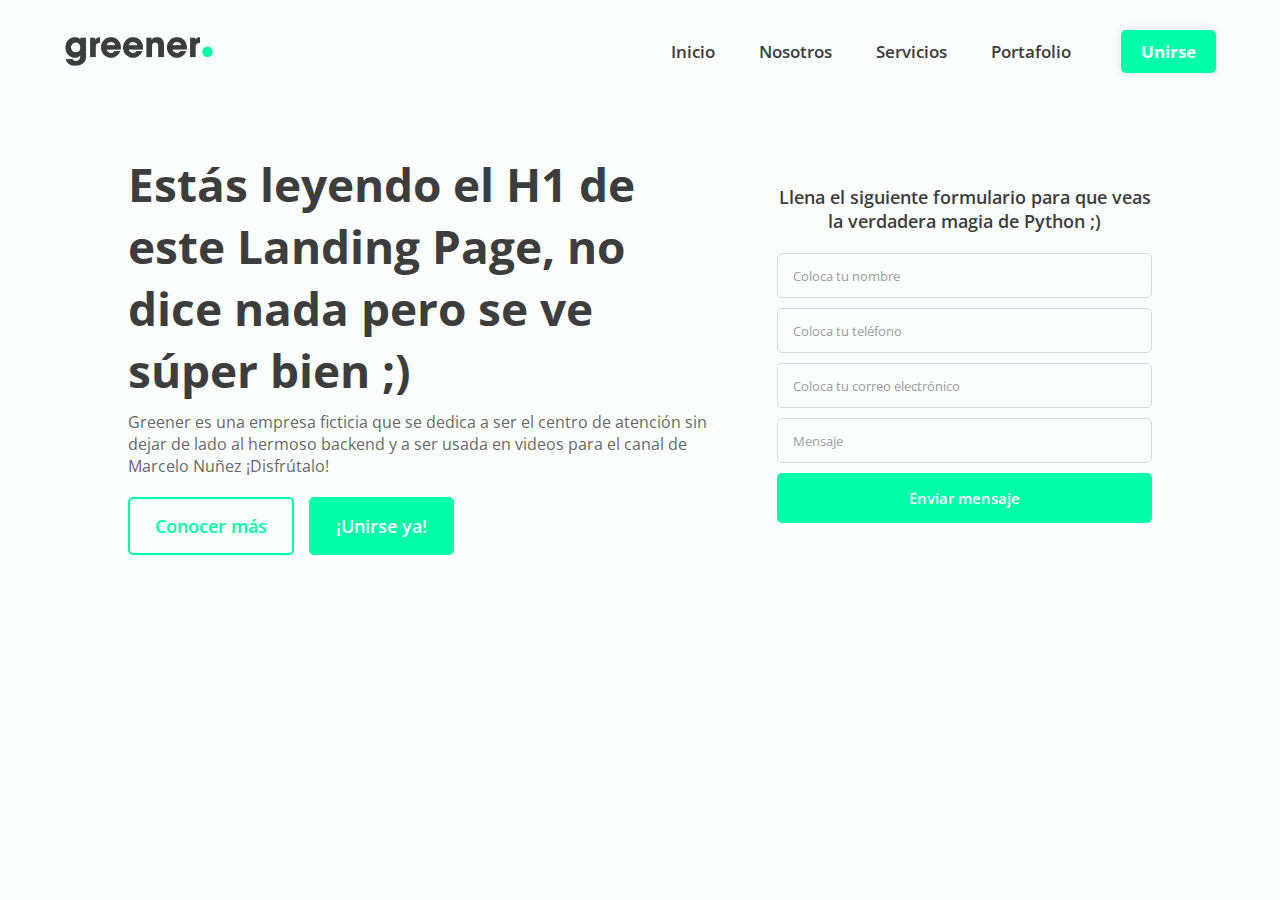
<file: templates/index.html>
<!DOCTYPE html>
<html lang="es">
<head>
    <meta name="theme-color" content="#3d3d3d">
    <meta charset="UTF-8">
    <meta name="viewport" content="initial-scale=1,maximum-scale=1,user-scalable=no,width=device-width">
    <title>Greener | Otro Genial Sitio Web del Montón</title>

    <!-- Google Fonts -->
    <link href="https://fonts.googleapis.com/css2?family=Open+Sans:ital,wght@0,400;0,600;0,700;0,800;1,300&display=swap" rel="stylesheet">

    <!-- CSS Links | PC -->
    <link rel="stylesheet" href="../css/pc/pc_greener.css">

    <!-- CSS Links | Mobile -->
    <link rel="stylesheet" href="../css/responsive/responsive_greener.css">

    <!-- Favicon -->
    <link rel="shortcut icon" href="../img/favicon.png" type="image/x-icon">

</head>
<body>

    <header class="header">

        <div class="content-header">

            <div class="logo-greener"></div>

            <div class="navegation-menu-header">

                <div class="buttons-menu-header">

                    <a class="button-home-menu" href="">
                        Inicio
                    </a>

                    <a class="button-us-menu" href="">
                        Nosotros
                    </a>

                    <a class="button-services-menu" href="">
                        Servicios
                    </a>

                    <a class="button-briefcase-menu" href="">
                        Portafolio
                    </a>                    

                </div>
                
                <a class="button-join-us" href="">
                    Unirse
                </a>

            </div>

        </div>

    </header>

    <section class="section-1">

        <div class="content-section-1">

            <div class="box-text-section-1">

                <h1 class="title-text-section-1">Estás leyendo el H1 de este Landing Page, no dice nada pero se ve súper bien ;)</h1>

                <p class="subtitle-text-section-1">Greener es una empresa ficticia que se dedica a ser el centro de atención sin dejar de lado al hermoso backend y a ser usada en videos para el canal de Marcelo Nuñez ¡Disfrútalo!</p>

                <div class="buttons-text-section-1">

                    <a class="button-know-more-section-1" href="">
                        Conocer más
                    </a>

                    <a class="button-join-now" href="">
                        ¡Unirse ya!
                    </a>

                </div>

            </div>

            <div class="box-form-section-1">

                <p class="title-form-section-1">Llena el siguiente formulario para que veas la verdadera magia de Python ;)</p>

                <form class="form-section-1">

                    <input class="input-name-form" type="text" placeholder="Coloca tu nombre">

                    <input class="input-phone-form" type="tel" placeholder="Coloca tu teléfono">

                    <input class="input-email-form" type="email" placeholder="Coloca tu correo electrónico">

                    <input class="input-message-form" type="text" placeholder="Mensaje">

                    <button class="button-form" type="submit">
                        Enviar mensaje
                    </button>

                </form>
            </div>

        </div>

    </section>
    
</body>
</html>
</file>
<file: css/pc/pc_greener.css>
*{
    margin: 0;
    padding: 0;
    list-style: none;
    text-decoration: none;
    box-sizing: border-box;
    font-family: 'Open Sans', sans-serif;
}

*::selection{
    background: #00ffa8;
    color: #ffffff;
}   

body{
    background: #fafefc;
}   

.header{
    display: flex;
    align-items: center;
    justify-content: center;
    width: 100%;
    padding: 30px 0px;
    background: transparent;
}

.content-header{
    display: flex;
    flex-direction: row;
    align-items: center;
    justify-content: space-between;
    width: 90%;
    background: transparent;
}

.logo-greener{
    display: flex;
    width: 150px;
    height: 28.5px;
    background-image: url(../../img/logo_greener.png);
    background-size: cover;
    background-position: center;
}

.navegation-menu-header{
    display: flex;
    align-items: center;
    flex-direction: row;
}

.buttons-menu-header{
    display: flex;
    align-items: center;
    justify-content: space-between;
    flex-direction: row;
    width: 400px;
    margin: 0px 50px 0px 0px;
}

.button-home-menu{
    display: flex;
    color: #3d3d3d;
    font-size: 17px;
    font-weight: 600;
}

.button-us-menu{
    display: flex;
    color: #3d3d3d;
    font-size: 17px;
    font-weight: 600;
}

.button-services-menu{
    display: flex;
    color: #3d3d3d;
    font-size: 17px;
    font-weight: 600;
}

.button-briefcase-menu{
    display: flex;
    color: #3d3d3d;
    font-size: 17px;
    font-weight: 600;
}

.button-join-us{
    display: flex;
    align-items: center;
    justify-content: center;
    padding: 10px 20px;
    color: #ffffff;
    font-size: 17px;
    font-weight: 700;
    background: #00ffa8;
    border-radius: 5px;
    box-shadow: 0px 0px 10px rgba(0, 0, 0, 0.10);
}

/* --- */

.section-1{
    display: flex;
    align-items: center;
    justify-content: center;
    width: 100%;
    padding: 50px 0px;
    background: transparent;
}

.content-section-1{
    display: flex;
    flex-direction: row;
    align-items: center;
    justify-content: space-between;
    width: 80%;
}

.box-text-section-1{
    display: flex;
    flex-direction: column;
    width: 600px;
}

.title-text-section-1{
    display: flex;
    font-size: 46px;
    font-weight: 700;
    color: #3d3d3d;
}

.subtitle-text-section-1{
    display: flex;
    color: #3d3d3dce;
    margin: 10px 0px 0px 0px;
}

.buttons-text-section-1{
    display: flex;
    flex-direction: row;
    align-items: center;
    margin: 20px 0px 0px 0px;
}

.button-know-more-section-1{
    display: flex;
    align-items: center;
    justify-content: center;
    padding: 15px 25px;
    color: #00ffa8;
    font-size: 18px;
    font-weight: 600;
    border: 2px solid #00ffa8;
    border-radius: 5px;
    margin: 0px 15px 0px 0px;
}

.button-know-more-section-1:hover{
    background: #00ffa8;
    color: #ffffff;
    transition: 500ms;
    transition-duration: 500ms;
}

.button-join-now{
    display: flex;
    align-items: center;
    justify-content: center;
    padding: 15px 25px;
    color: #ffffff;
    font-size: 18px;
    font-weight: 600;
    border: 2px solid #00ffa8;
    border-radius: 5px;
    margin: 0px 15px 0px 0px;
    background: #00ffa8;
}

/* --- */

.box-form-section-1{
    display: flex;
    flex-direction: column;
    width: 375px;
    margin: 0;
}

.title-form-section-1{
    display: flex;
    font-size: 18px;
    color: #3d3d3d;
    font-weight: 600;
    text-align: center;
}

.form-section-1{
    display: flex;
    flex-direction: column;
    width: 100%;
    margin: 20px 0px 0px 0px;
}

.input-name-form{
    display: flex;
    width: 100%;
    height: 45px;
    padding: 0px 15px;
    background: transparent;
    border: 1px solid #d9d9d9;
    color: #9c9c9c;
    border-radius: 5px;
    outline-color: #00ffa8;
}

.input-name-form::placeholder{
    color: #9c9c9c;
}

.input-phone-form{
    display: flex;
    width: 100%;
    height: 45px;
    padding: 0px 15px;
    background: transparent;
    border: 1px solid #d9d9d9;
    color: #9c9c9c;
    border-radius: 5px;
    margin: 10px 0px 0px 0px;
    outline-color: #00ffa8;
}

.input-phone-form::placeholder{
    color: #9c9c9c;
}

.input-email-form{
    display: flex;
    width: 100%;
    height: 45px;
    padding: 0px 15px;
    background: transparent;
    border: 1px solid #d9d9d9;
    color: #9c9c9c;
    border-radius: 5px;
    margin: 10px 0px 0px 0px;
    outline-color: #00ffa8;
}

.input-email-form::placeholder{
    color: #9c9c9c;
}

.input-message-form{
    display: flex;
    width: 100%;
    height: 45px;
    padding: 10px 15px;
    background: transparent;
    border: 1px solid #d9d9d9;
    color: #9c9c9c;
    border-radius: 5px;
    margin: 10px 0px 0px 0px;
    outline-color: #00ffa8;
}

.input-message-form::placeholder{
    color: #9c9c9c;
}

.button-form{
    display: flex;
    align-items: center;
    justify-content: center;
    width: 100%;
    height: 50px;
    padding: 0px 15px;
    background: #00ffa8;
    border: none;
    color: #ffffff;
    font-size: 15px;
    font-weight: 600;
    border-radius: 5px;
    margin: 10px 0px 0px 0px;
    cursor: pointer;
}

.button-form:hover{
    background: #00ec9e;
    transition: 500ms;
    transition-duration: 500ms;
}
</file>
<file: css/responsive/responsive_greener.css>
@media screen and (max-width: 425px){
    *{
        margin: 0;
        padding: 0;
        list-style: none;
        text-decoration: none;
        box-sizing: border-box;
        font-family: 'Open Sans', sans-serif;
    }

    .navegation-menu-header{
        display: none;
    }
    
    *::selection{
        background: #00ffa8;
        color: #ffffff;
    }   
    
    body{
        background: #fafefc;
    }   
    
    .header{
        display: flex;
        align-items: center;
        justify-content: center;
        width: 100%;
        padding: 30px 0px;
        background: transparent;
    }
    
    .content-header{
        display: flex;
        flex-direction: row;
        align-items: center;
        justify-content: center;
        width: 90%;
        background: transparent;
    }
    
    .logo-greener{
        display: flex;
        width: 150px;
        height: 28.5px;
        background-image: url(../../img/logo_greener.png);
        background-size: cover;
        background-position: center;
    }
    
    /* --- */
    
    .section-1{
        display: flex;
        align-items: center;
        justify-content: center;
        width: 100%;
        padding: 25px 0px;
        background: transparent;
    }
    
    .content-section-1{
        display: flex;
        flex-direction: column;
        align-items: center;
        justify-content: space-between;
        width: 100%;
    }
    
    .box-text-section-1{
        display: flex;
        flex-direction: column;
        width: 85%;
    }
    
    .title-text-section-1{
        display: flex;
        font-size: 40px;
        font-weight: 700;
        color: #3d3d3d;
    }
    
    .subtitle-text-section-1{
        display: flex;
        color: #3d3d3dce;
        margin: 10px 0px 0px 0px;
    }
    
    .buttons-text-section-1{
        display: flex;
        flex-direction: row;
        align-items: center;
        margin: 20px 0px 0px 0px;
    }
    
    .button-know-more-section-1{
        display: flex;
        align-items: center;
        justify-content: center;
        padding: 15px 20px;
        color: #00ffa8;
        font-size: 16px;
        font-weight: 600;
        border: 2px solid #00ffa8;
        border-radius: 5px;
        margin: 0px 15px 0px 0px;
    }
    
    .button-know-more-section-1:hover{
        background: #00ffa8;
        color: #ffffff;
        transition: 500ms;
        transition-duration: 500ms;
    }
    
    .button-join-now{
        display: flex;
        align-items: center;
        justify-content: center;
        padding: 15px 20px;
        color: #ffffff;
        font-size: 16px;
        font-weight: 600;
        border: 2px solid #00ffa8;
        border-radius: 5px;
        margin: 0px 15px 0px 0px;
        background: #00ffa8;
    }
    
    /* --- */
    
    .box-form-section-1{
        display: flex;
        flex-direction: column;
        width: 90%;
        margin: 100px 0px 0px 0px;
    }
    
    .title-form-section-1{
        display: flex;
        font-size: 18px;
        color: #3d3d3d;
        font-weight: 600;
        text-align: center;
    }
    
    .form-section-1{
        display: flex;
        flex-direction: column;
        width: 100%;
        margin: 20px 0px 0px 0px;
    }
    
    .input-name-form{
        display: flex;
        width: 100%;
        height: 45px;
        padding: 0px 15px;
        background: transparent;
        border: 1px solid #d9d9d9;
        color: #9c9c9c;
        border-radius: 5px;
    }
    
    .input-name-form::placeholder{
        color: #9c9c9c;
    }
    
    .input-phone-form{
        display: flex;
        width: 100%;
        height: 45px;
        padding: 0px 15px;
        background: transparent;
        border: 1px solid #d9d9d9;
        color: #9c9c9c;
        border-radius: 5px;
        margin: 10px 0px 0px 0px;
    }
    
    .input-phone-form::placeholder{
        color: #9c9c9c;
    }
    
    .input-email-form{
        display: flex;
        width: 100%;
        height: 45px;
        padding: 0px 15px;
        background: transparent;
        border: 1px solid #d9d9d9;
        color: #9c9c9c;
        border-radius: 5px;
        margin: 10px 0px 0px 0px;
    }
    
    .input-email-form::placeholder{
        color: #9c9c9c;
    }
    
    .input-message-form{
        display: flex;
        width: 100%;
        height: 45px;
        padding: 0px 15px;
        background: transparent;
        border: 1px solid #d9d9d9;
        color: #9c9c9c;
        border-radius: 5px;
        margin: 10px 0px 0px 0px;
    }
    
    .input-message-form::placeholder{
        color: #9c9c9c;
    }
    
    .button-form{
        display: flex;
        align-items: center;
        justify-content: center;
        width: 100%;
        height: 50px;
        padding: 0px 15px;
        background: #00ffa8;
        border: none;
        color: #ffffff;
        font-size: 15px;
        font-weight: 600;
        border-radius: 5px;
        margin: 10px 0px 0px 0px;
        cursor: pointer;
    }
    
    .button-form:hover{
        background: #00ec9e;
        transition: 500ms;
        transition-duration: 500ms;
    }
}
</file>
